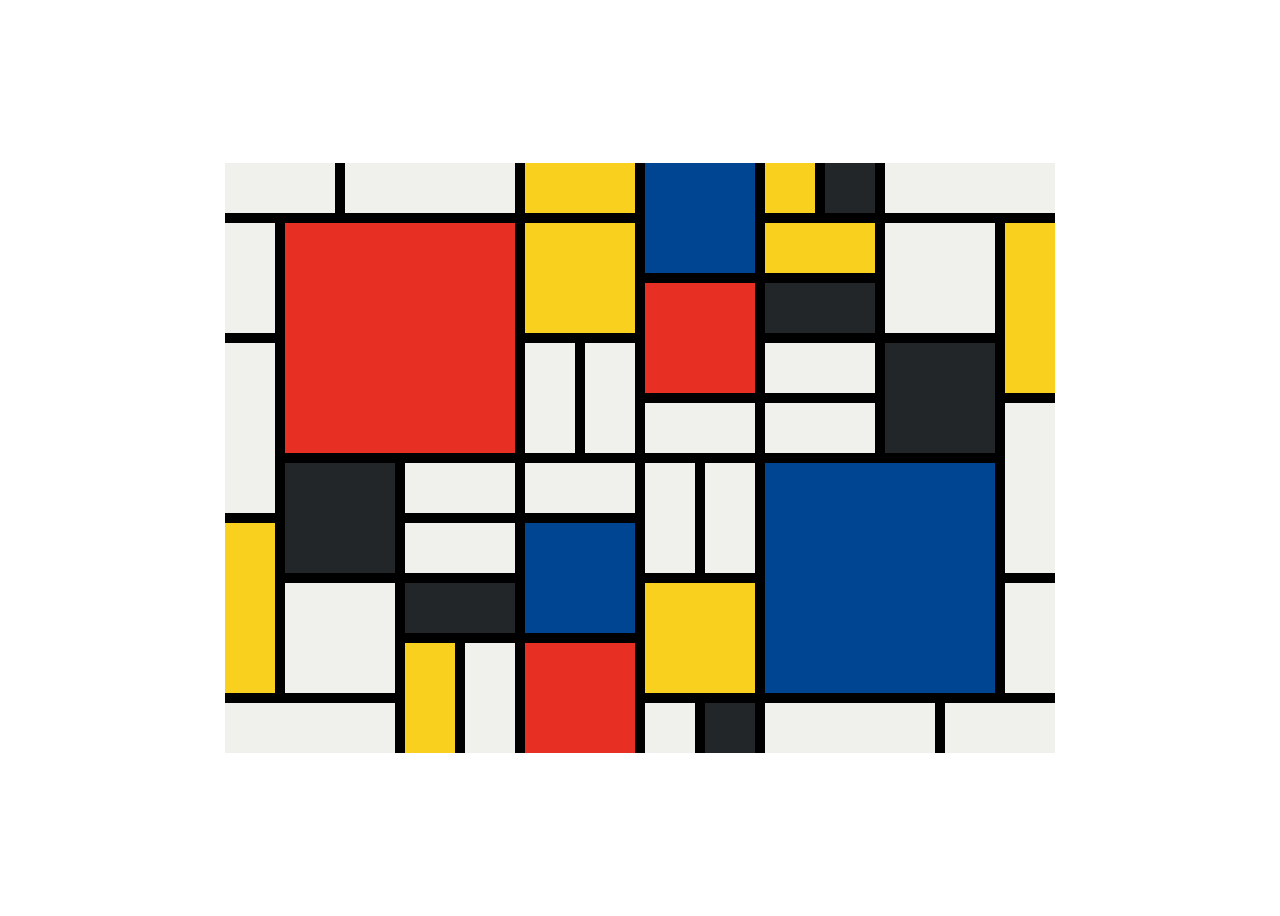
<file: index.html>
<!DOCTYPE html>
<html lang="en">

<head>
  <meta charset="UTF-8">
  <meta name="viewport" content="width=device-width, initial-scale=1.0">
  <title>Mondrian Project</title>
  <link rel="stylesheet" href="style.css">
</head>

<body>
  <!-- Write your HTML here -->
  <div class="container">
    <div class="white white1"></div>
    <div class="white white2"></div>
    <div class="yellow yellow1"></div>
    <div class="blue blue1"></div>
    <div class="yellow yellow2"></div>
    <div class="black black1"></div>
    <div class="white white3"></div>
    <div class="white white4"></div>
    <div class="red red1"></div>
    <div class="yellow yellow3"></div>
    <div class="yellow yellow4"></div>
    <div class="white white5"></div>
    <div class="yellow yellow5"></div>
    <div class="red red2"></div>
    <div class="black black2"></div>
    <div class="white white6"></div>
    <div class="white white7"></div>
    <div class="white white8"></div>
    <div class="white white9"></div>
    <div class="black black3"></div>
    <div class="white white10"></div>
    <div class="white white11"></div>
    <div class="white white12"></div>
    <div class="black black4"></div>
    <div class="white white13"></div>
    <div class="white white14"></div>
    <div class="white white15"></div>
    <div class="white white16"></div>
    <div class="blue blue2"></div>
    <div class="yellow yellow6"></div>
    <div class="white white17"></div>
    <div class="blue blue3"></div>
    <div class="white white18"></div>
    <div class="black black5"></div>
    <div class="yellow yellow7"></div>
    <div class="white white19"></div>
    <div class="yellow yellow8"></div>
    <div class="white white20"></div>
    <div class="red red3"></div>
    <div class="white white21"></div>
    <div class="white white22"></div>
    <div class="black black6"></div>
    <div class="white white23"></div>
    <div class="white white24"></div>
    
  </div>
</body>


</html>
</file>
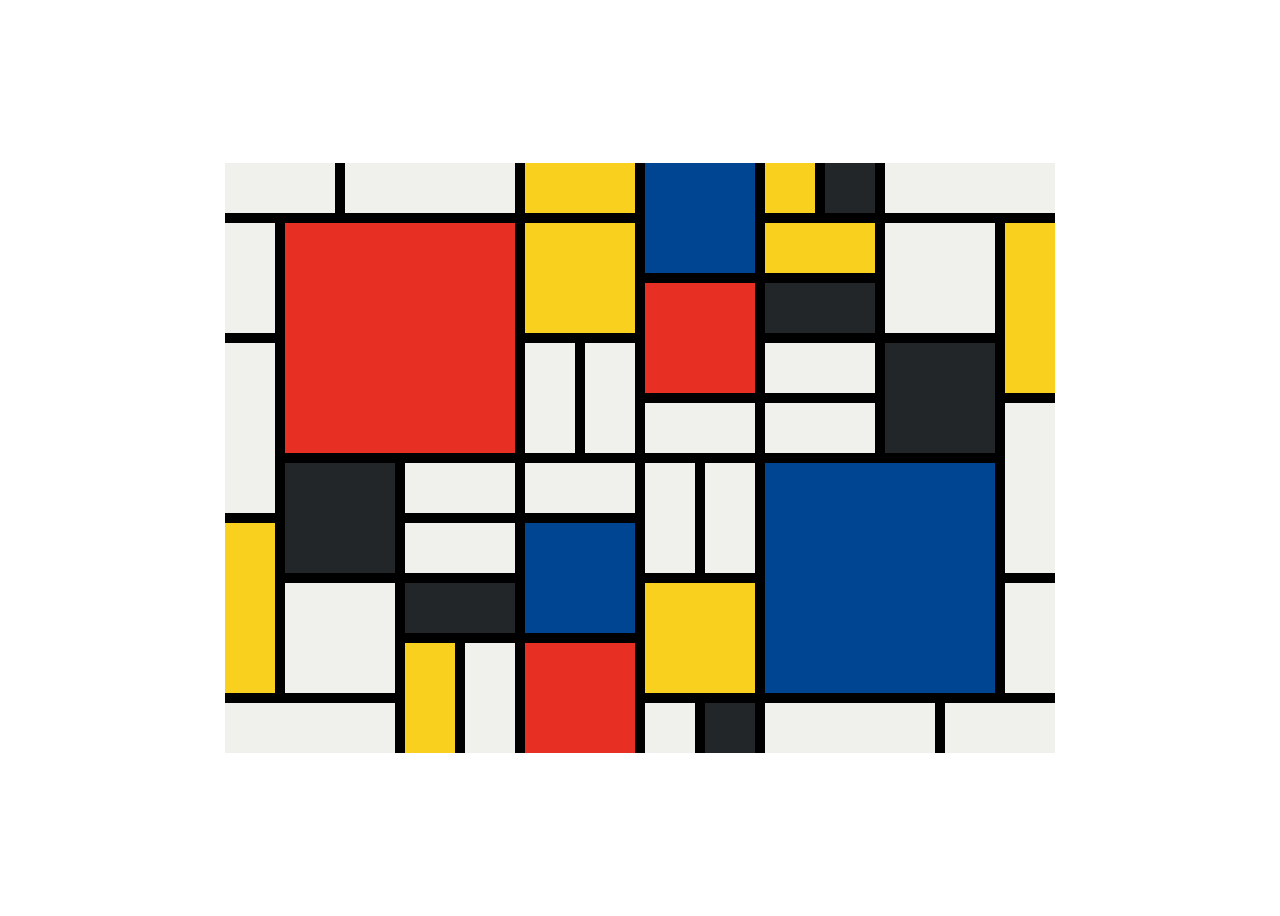
<file: index3.html>
<!DOCTYPE html>
<html lang="en">

<head>
  <meta charset="UTF-8">
  <meta name="viewport" content="width=device-width, initial-scale=1.0">
  <title>Mondrian Project</title>
  <link rel="stylesheet" href="style.css">
</head>

<body>
  <!-- Write your HTML here -->
  <div class="container">
    <div class="white white1"></div>
    <div class="white white2"></div>
    <div class="yellow yellow1"></div>
    <div class="blue blue1"></div>
    <div class="yellow yellow2"></div>
    <div class="black black1"></div>
    <div class="white white3"></div>
    <div class="white white4"></div>
    <div class="red red1"></div>
    <div class="yellow yellow3"></div>
    <div class="yellow yellow4"></div>
    <div class="white white5"></div>
    <div class="yellow yellow5"></div>
    <div class="red red2"></div>
    <div class="black black2"></div>
    <div class="white white6"></div>
    <div class="white white7"></div>
    <div class="white white8"></div>
    <div class="white white9"></div>
    <div class="black black3"></div>
    <div class="white white10"></div>
    <div class="white white11"></div>
    <div class="white white12"></div>
    <div class="black black4"></div>
    <div class="white white13"></div>
    <div class="white white14"></div>
    <div class="white white15"></div>
    <div class="white white16"></div>
    <div class="blue blue2"></div>
    <div class="yellow yellow6"></div>
    <div class="white white17"></div>
    <div class="blue blue3"></div>
    <div class="white white18"></div>
    <div class="black black5"></div>
    <div class="yellow yellow7"></div>
    <div class="white white19"></div>
    <div class="yellow yellow8"></div>
    <div class="white white20"></div>
    <div class="red red3"></div>
    <div class="white white21"></div>
    <div class="white white22"></div>
    <div class="black black6"></div>
    <div class="white white23"></div>
    <div class="white white24"></div>
    
  </div>
</body>


</html>
</file>
<file: style.css>
.container {
    display: grid;
    height: 590px;
    width: 830px;
    background-color: #000;
    grid-template-columns: repeat(14, 50px);
    grid-template-rows: repeat(10, 50px);
    gap: 10px;
    text-align: center;
    font-size: 2em;
}

body {
    display: flex;
    justify-content: center;
    align-items: center;
    height: 100vh;
}

.white{
    padding-top: 20px;
    background-color: #F0F1EC;
}
.yellow {
    padding-top: 20px;
    background-color: #F9D01E;
} 
.red {
    padding-top: 20px;
    background-color: #E72F24;
}
.blue {
    background-color: #004592;
    padding-top: 20px;
}
.black {
    background-color: #232629;
    padding-top: 20px;
    color: #FFFFFF;
}

.white1 {
    grid-row: span 1;
    grid-column: span 2;
}
.white2 {
    grid-row: span 1;
    grid-column: span 3;
}

.yellow1 {
    grid-row: span 1;
    grid-column: span 2;
}

.blue1 {
    grid-row: span 2;
    grid-column: span 2;
}

.yellow2 {
    grid-row: span 1;
    grid-column: span 1;
}

.black1 {
    grid-row: span 1;
    grid-column: span 1;
}

.white3 {
    grid-row: span 1;
    grid-column: span 3;
}

.white4 {
    grid-row: span 2;
    grid-column: span 1;
}

.red1 {
    grid-row: span 4;
    grid-column: span 4;
}

.yellow3 {
    grid-row: span 2;
    grid-column: span 2;
}

.red2 {
    grid-row: span 2;
    grid-column: span 2;
}

.yellow4 {
    grid-row: span 1;
    grid-column: span 2;
}

.white5 {
    grid-row: span 2;
    grid-column: span 2;
}
.yellow5 {
    grid-row: span 3;
    grid-column: span 1;
}
.white6 {
    grid-row: span 3;
    grid-column: span 1;
}
.white7 {
    grid-row: span 2;
    grid-column: span 1;
}
.white8 {
    grid-row: span 2;
    grid-column: span 1;
}
.white9 {
    grid-row: span 1;
    grid-column: span 2;
}

.black2 {
    grid-row: span 1;
    grid-column: span 2;
}

.white10 {
    grid-row: span 1;
    grid-column: span 2;
}
.white11 {
    grid-row: span 1;
    grid-column: span 2;
}
.white12 {
    grid-row: span 3;
    grid-column: span 1;
}
.black3 {
    grid-row: span 2;
    grid-column: span 2 ;
}
.white13 {
    grid-row: span 1;
    grid-column: span 2;
}
.white14 {
    grid-row: span 1;
    grid-column: span 2;
}
.white15 {
    grid-row: span 2;
    grid-column: span 1;
}
.white16 {
    grid-row: span 2;
    grid-column: span 1;
}
.blue2 {
    grid-row: span 4;
    grid-column: span 4;
}
.white17 {
    grid-row: span 1;
    grid-column: span 2;
}
.white18 {
    grid-row: span 2;
    grid-column: span 2;
}
.white19 {
    grid-row: span 2;
    grid-column: span 1;
}
.white20 {
    grid-row: span 2;
    grid-column: span 1;
}
.white21 {
    grid-row: span 1;
    grid-column: span 3;
}
.white22 {
    grid-row: span 1;
    grid-column: span 1;
}
.white23 {
    grid-row: span 1;
    grid-column: span 3;
}
.white24 {
    grid-row: span 1;
    grid-column: span 2;
}
.yellow6 {
    grid-row: span 3;
    grid-column: span 1;
}
.yellow7 {
    grid-row: span 2;
    grid-column: span 2;
}
.yellow8 {
    grid-row: span 2;
    grid-column: span 1;
}
.blue3 {
    grid-row: span 2;
    grid-column: span 2;
}
.red3 {
    grid-row: span 2;
    grid-column: span 2;
}
.black4 {
    grid-row: span 2;
    grid-column: span 2;
}
.black5 {
    grid-row: span 1;
    grid-column: span 2;
}
.black6 {
    grid-row: span 1;
    grid-column: span 1;
}
</file>
